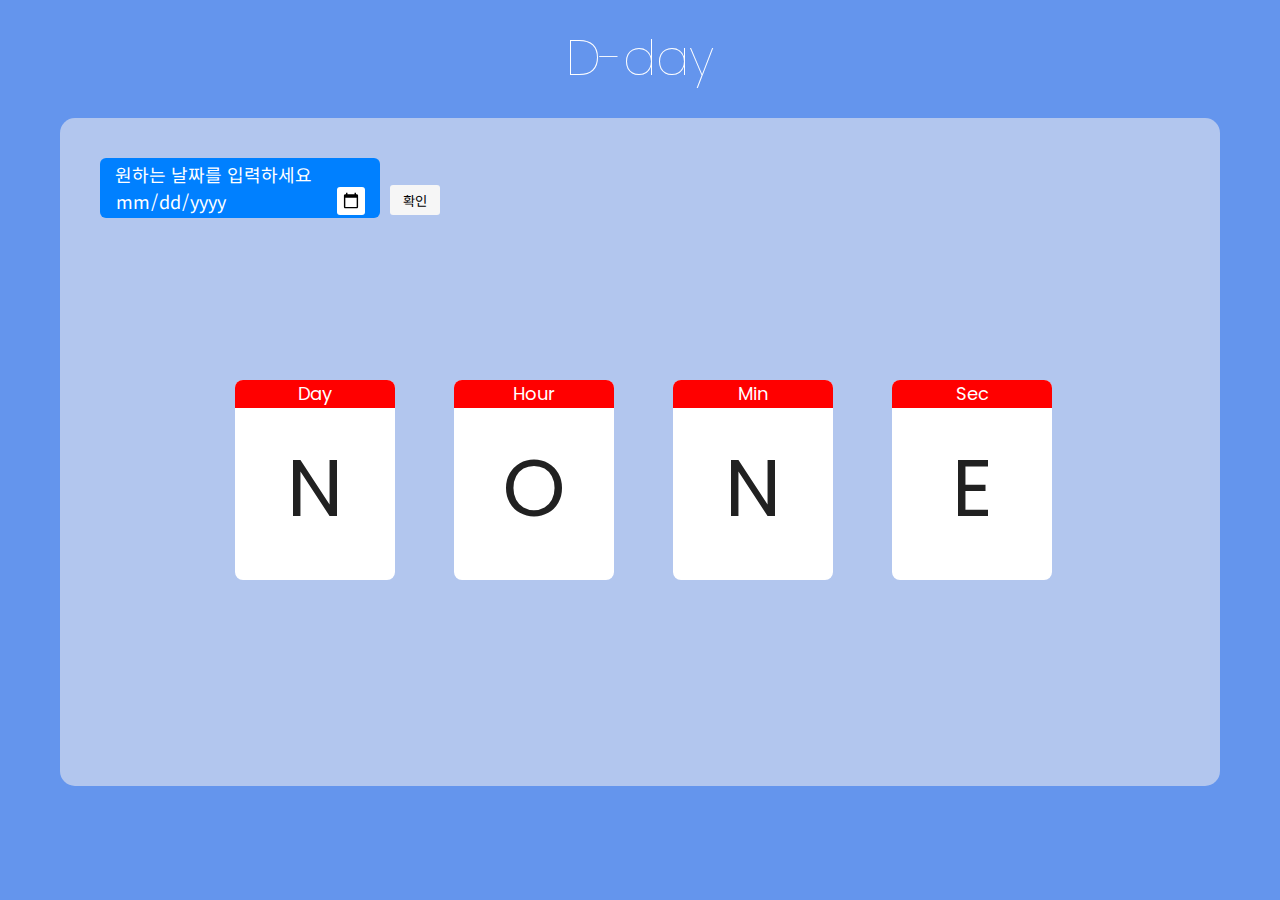
<file: Countdown/index.html>
<!DOCTYPE html>
<html lang="ko">

<head>
  <meta charset="UTF-8">
  <meta http-equiv="X-UA-Compatible" content="IE=edge">
  <meta name="viewport" content="width=device-width, initial-scale=1.0">
  <title>Document</title>
  <link rel="stylesheet" href="css.css">
  <link rel="preconnect" href="https://fonts.googleapis.com">
  <link rel="preconnect" href="https://fonts.gstatic.com" crossorigin>
  <link href="https://fonts.googleapis.com/css2?family=Noto+Sans+KR&family=Poppins:ital,wght@0,500;1,300&display=swap"
    rel="stylesheet">

</head>

<body>
  <a href="#">
    D-day
  </a>
  
  <div class="contaner">

    <!-- 날짜 입력 -->
    <div>
      <input id="Date" type="date" data-placeholder="원하는 날짜를 입력하세요" required>
      <button onclick="timer_start()">확인</button>
    </div>

    <!-- 컨텐츠 영역 -->
    <div class="calendar">
      <div class="title">Day</div>
      <div id="ddd">N</div>
    </div>

    <div class="calendar">
      <div class="title">Hour</div>
      <div id="hour">O</div>
    </div>

    <div class="calendar">
      <div class="title">Min</div>
      <div id="min">N</div>
    </div>

    <div class="calendar">
      <div class="title">Sec</div>
      <div id="sec">E</div>
    </div>
  </div>

  <script>
    // input에서 해당 날짜 이전은 선택 X 
    var now = Date.now()
    var timeOff = new Date().getTimezoneOffset() * 60000;
    var today = new Date(now - timeOff).toISOString().split("T")[0];
    document.getElementById("Date").setAttribute("min", today);

    // 끝나는 날짜 - 시작날짜 
    function countdown() {

      // 시작 날짜
      var CurrentDay = new Date()

      // 원하는 날짜 
      var DesiredDate = document.querySelector("#Date").value;
      var EndDate = new Date(DesiredDate);

      // 값 계산 
      const totalSeconds = (EndDate - CurrentDay) / 1000;   // 값이 밀리 초로 나오기 때문에 1000을 나누어 초로 변환 
      const days = Math.floor(totalSeconds / 3600 / 24);    // 24로 나눈 몫 = 남은 날짜
      const hours = Math.floor(totalSeconds / 3600) % 24;   // 24로 나눈 나머지 = 남은 시간
      const min = Math.floor(totalSeconds / 60) % 60;
      const sec = Math.floor(totalSeconds) % 60;

      // 달력에 값 표시 
      document.getElementById('ddd').innerText = days
      document.getElementById('hour').innerText = (hours - 9)
      document.getElementById('min').innerText = min
      document.getElementById('sec').innerText = sec
    }

    let interId;

    function timer_start() {
      interId = setInterval(countdown, 1000);
    }

  </script>
</body>

</html>
</file>
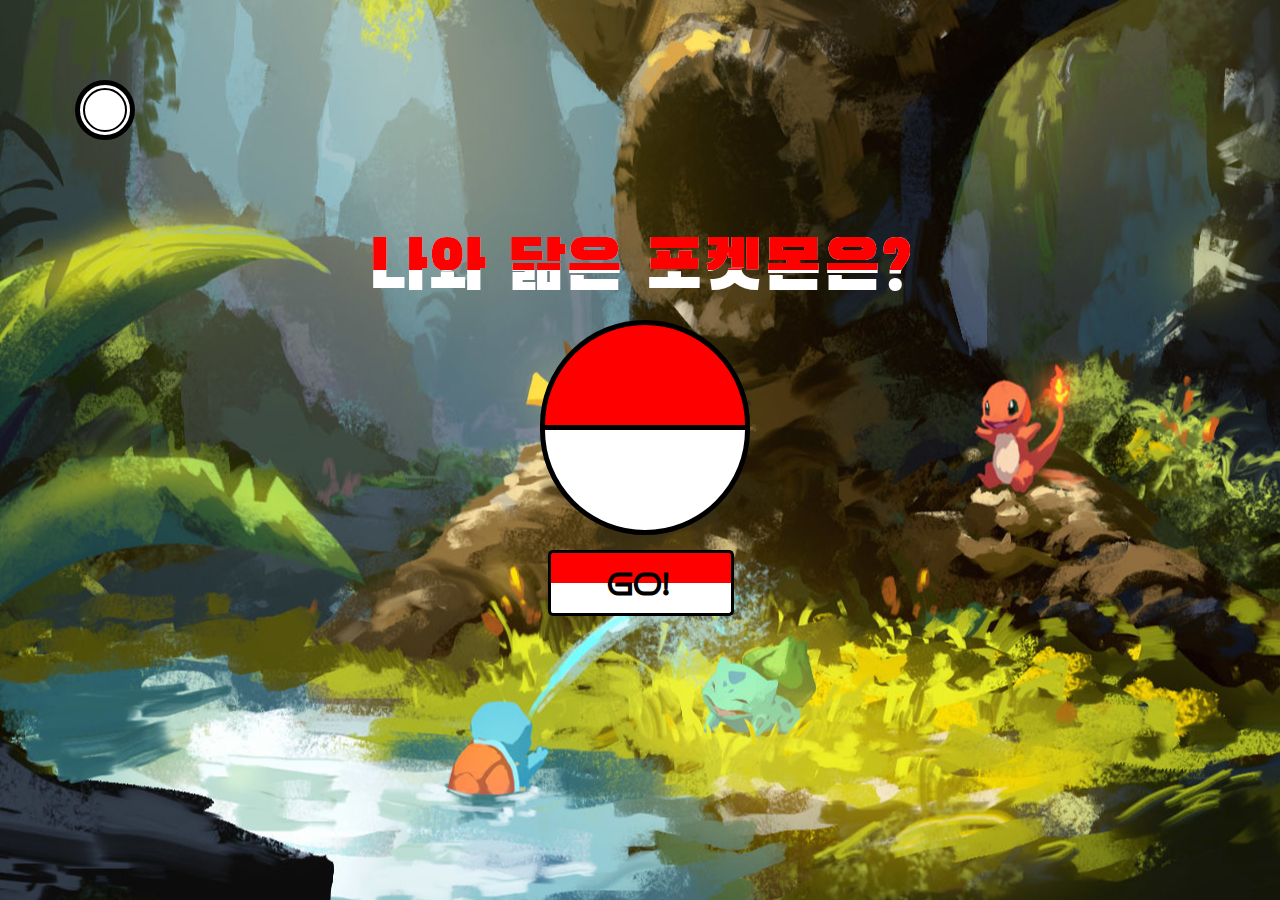
<file: Mbti test/index.html>
<!DOCTYPE html>
<html>

<head>
    <meta charset="UTF-8">
    <title>MBTI TEST</title>
    <link rel="stylesheet" href="css.css">
    <link rel="preconnect" href="https://fonts.googleapis.com">
    <link rel="preconnect" href="https://fonts.gstatic.com" crossorigin>
    <link
        href="https://fonts.googleapis.com/css2?family=Black+Han+Sans&family=Bruno+Ace&family=Unna:ital@1&display=swap"
        rel="stylesheet">
</head>

<body>
    <div id="Title" data-split="나와 닮은 포켓몬은?">나와 닮은 포켓몬은?</div>
    <div id="intro">
        <div id="monsterball">
            <div id="ue" class="soto"></div>
            <div id="shita" class="soto"></div>
            <div id="center">
                <div id="nakanaka">
                </div>
            </div>
        </div>

        <div id="button" onclick="btnClick()">
            <div id="letter">GO!</div>
            <div class="btn_top"></div>
            <div class="btn_bottom"></div>
        </div>
    </div>

    <div id="contant">
        <h2 id="question"></h2>
        <button class="option"></button>
        <button class="option"></button>

        <div id="result"></div>

    </div>

</body>
<script src="app.js">
</script>

</html>
</file>
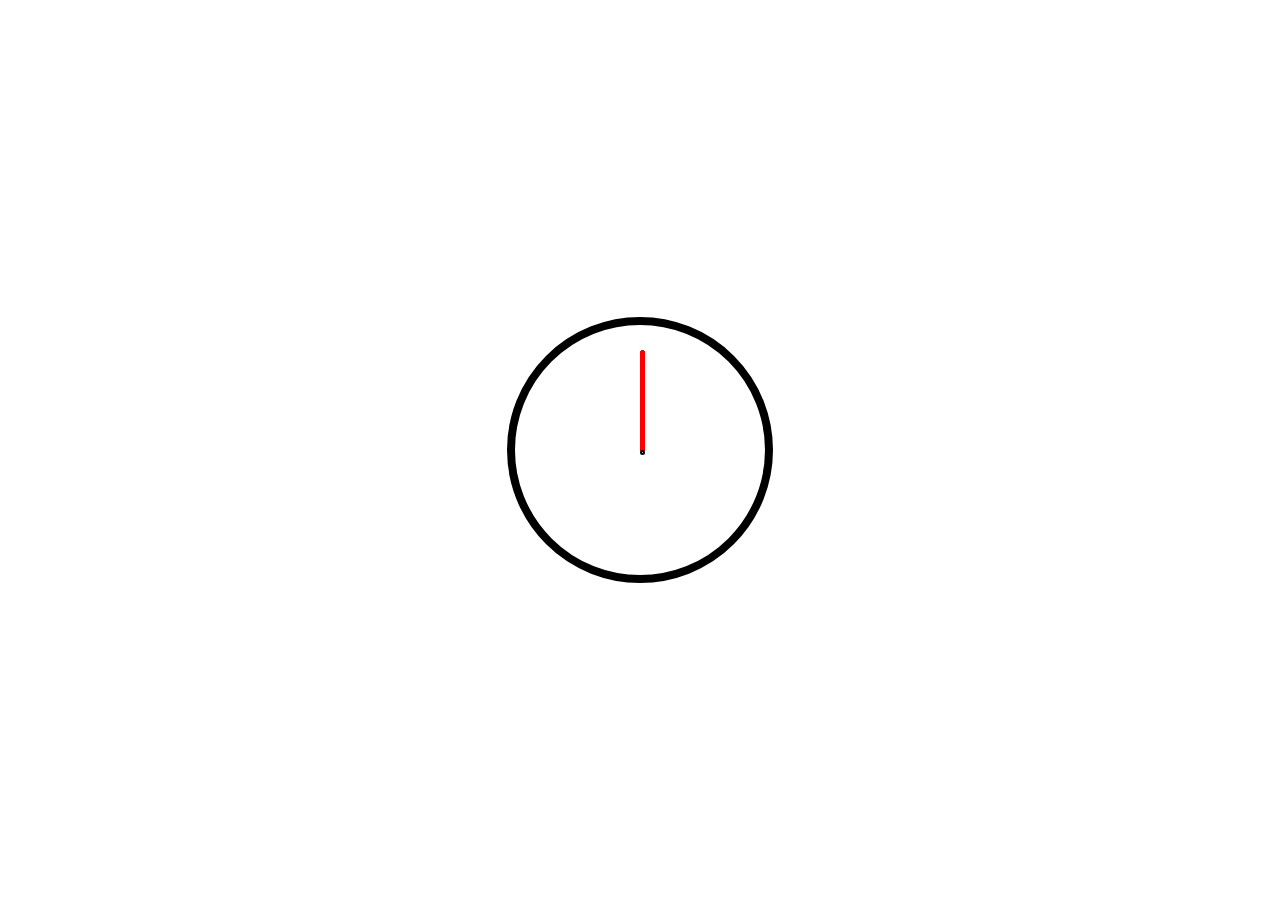
<file: Clock/main.html>
<!DOCTYPE html>
<html>
<head>
  <title>clock</title>
  <link rel="stylesheet" href="css.css">
</head>
<body>
  <div id="area">
  <div class="clock">
    <div id="center"></div>
    <div id="hour"></div>
    <div id="min"></div>
    <div id="sec">
  </div>

  <script>
    setInterval(() =>{
    // 현재 날짜 time에 할당
    const time =  new Date()

    // time에서 시간만 추출 (시, 분, 초)
    const hour = time.getHours();     //0~23
    const min = time.getMinutes();      //0~59
    const sec = time.getSeconds();      //0~59

    // 화면상의 객체 선택
    const hh = document.getElementById('hour')
    const mm = document.getElementById('min')
    const ss = document.getElementById('sec')

    // 각도 선택
    if (hour >= 12){
      const DegHour = (hour - 12) * 30 + min * (360 / 12 / 60) // 분을 고려해서 시침이 한번에 움직이지 않게 하기 위함 
      const DegMin = min * 6
      const DegSec = sec * 6
    
      hh.style.transform = `rotate(${DegHour}deg)`;
      mm.style.transform = `rotate(${DegMin}deg)`;
      ss.style.transform = `rotate(${DegSec}deg)`;
    
    }
    else{
      const DegHour = (hour - 12) * 30 + min * (360 / 12 / 60)    // 0.5를 곱해 60분기준 30도를 추가 ex) 30분이라면 15도의 각도 추가
      const DegMin = min * 6
      const DegSec = sec * 6
    
      hh.style.transform = `rotate(${DegHour}deg)`;
      mm.style.transform = `rotate(${DegMin}deg)`;
      ss.style.transform = `rotate(${DegSec}deg)`;
    }
  },1000)

  </script>
  </div>
</body>
</html>
</file>
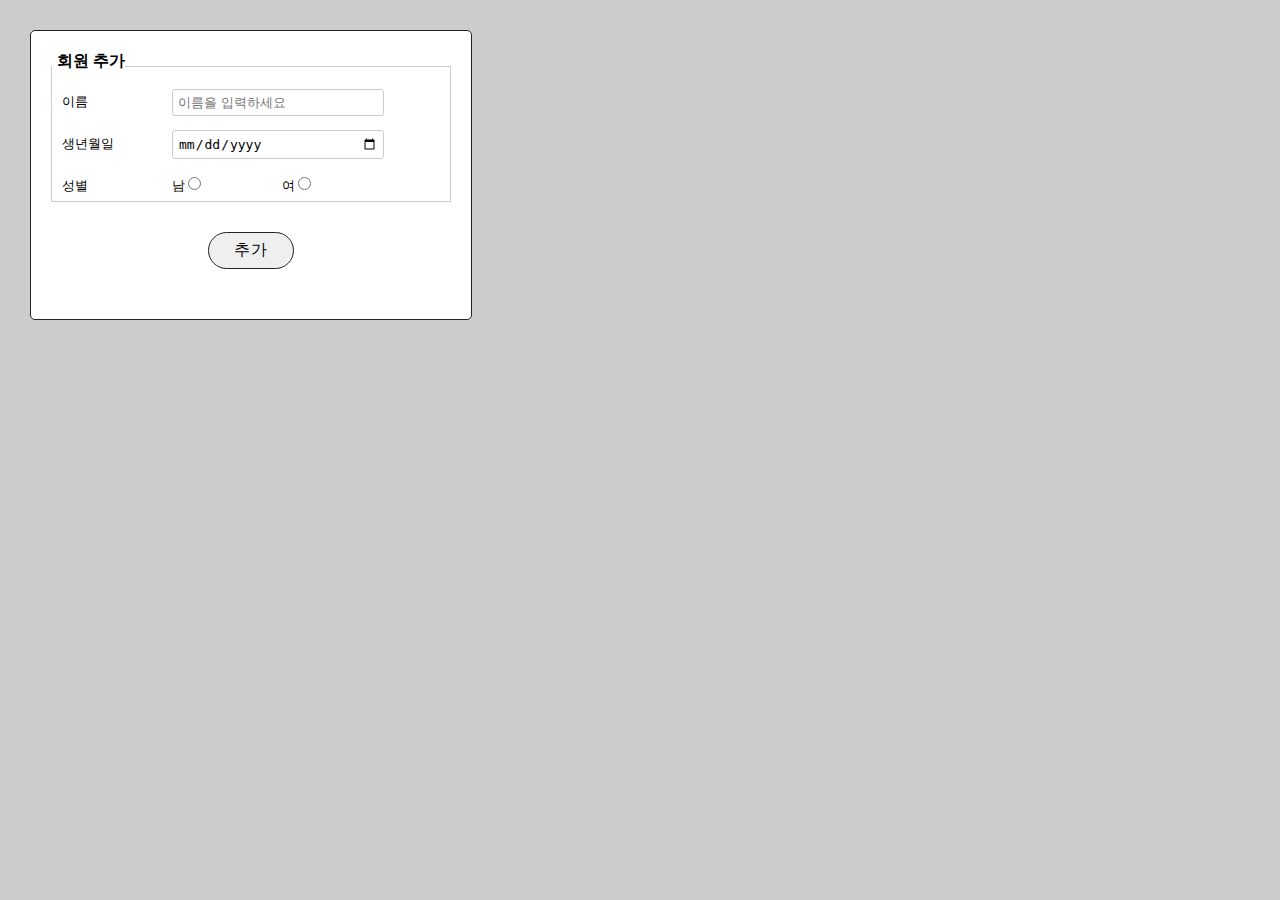
<file: Table/form.html>
<!DOCTYPE html>
<html lang="en">
<head>
  <meta charset="UTF-8">
  <meta http-equiv="X-UA-Compatible" content="IE=edge">
  <meta name="viewport" content="width=device-width, initial-scale=1.0">
  <title>form</title>
  <link rel="stylesheet" href="form_css.css">

</head>
<body>
  <form id="signup">
    <fieldset>
      <legend>회원 추가</legend>
      <ul>
        <li>
          <label for="fullname">이름</label>
          <input id="fullname" type="text" placeholder="이름을 입력하세요" required>
        </li>
        <li>
          <label for="birth">생년월일</label>
          <input id="birth" name="birth" type="date" max="2004-12-31">
        </li>
        <li>
          <label>성별</label>
          <label>남 <input id="man" name="gender" type="radio" value="남"></label>
          <label>여 <input id="woman" name="gender" type="radio" value="여"></label>
        </li>  
      </ul>
    </fieldset>
    <fieldset>
      <button onclick="plus()"> 추가 </button> 
    </fieldset>
  </form>
<script>
  function plus(){
  opener.add()
  next()
  console.log(rows)
  }

</script>
</body>
</html>
</file>
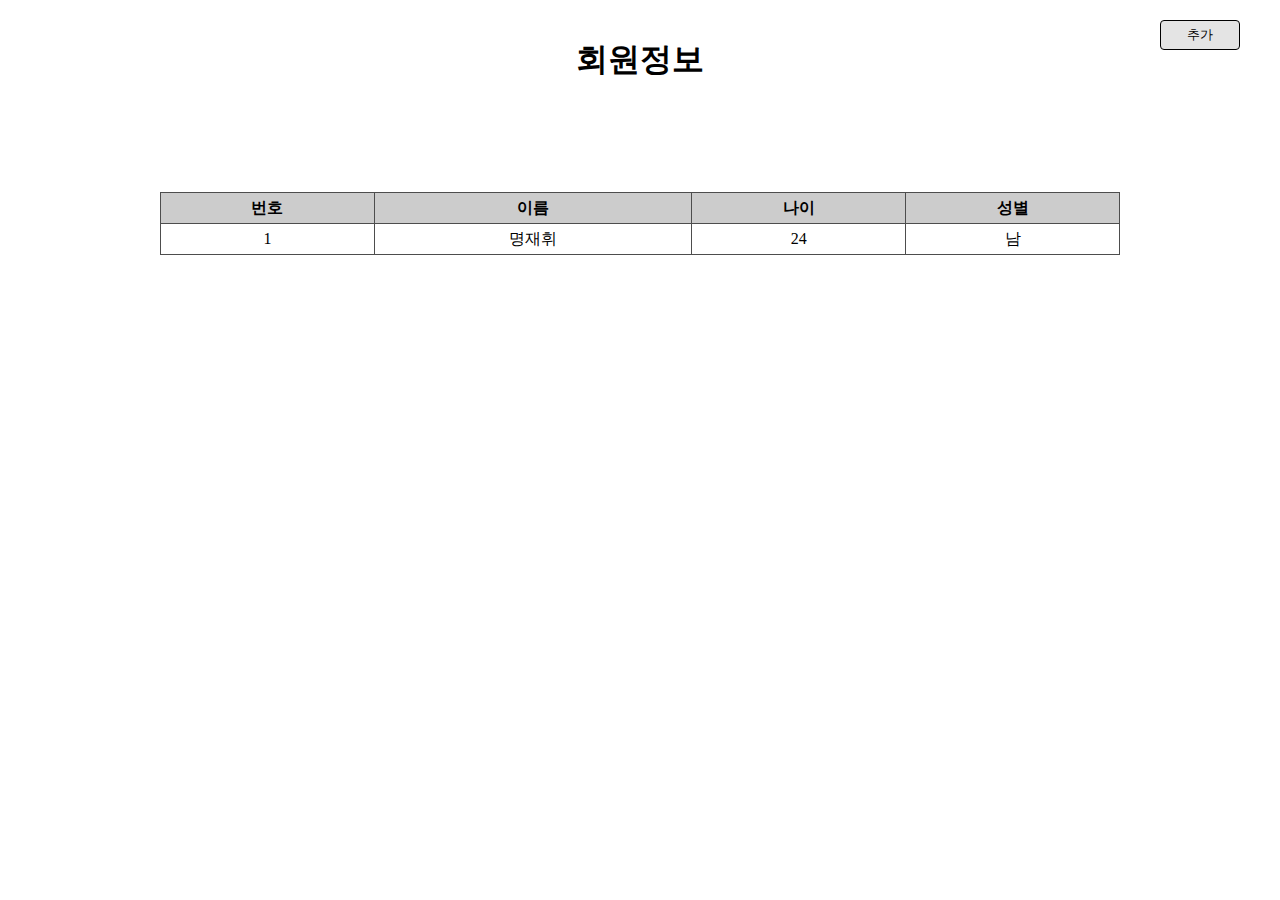
<file: Table/main_table.html>
<!DOCTYPE html>
<html lang="en">
<head>
    <meta charset="UTF-8">
    <meta http-equiv="X-UA-Compatible" content="IE=edge">
    <meta name="viewport" content="width=device-width, initial-scale=1.0">
    <title>Document</title>
    <link rel="stylesheet" href="css.css">
</head>
<body>

  <h1>
    회원정보
  </h1>
  <button onclick='openform()'>추가</button>

  <table id="graph" >
    <thead>
      <tr>
        <th>번호</th><th>이름</th><th>나이</th><th>성별</th>
      </tr>
    </thead>
    <tbody>
      <tr class="data" onclick="change()">
        <td>1</td><td>명재휘</td><td>24</td><td>남</td>
      </tr>
    </tbody>

  </table>
  
  <script>
    var no = 1;
    let openWin
    var i=1;

    
    // 자식 폼 열기
    function openform(){
      window.name = "parentForm";
      openWin = window.open("form.html", "Child", "width=400, height=300, left=350, top=150")
    }
    
    // 테이블에 내용추가 함수
    function add(){
      // 테이블 이름 정의 
      const table = document.getElementById('graph');
      const newRow = table.insertRow();

      // 테이블 각각 열 정의
      const newCell1 = newRow.insertCell(0);
      const newCell2 = newRow.insertCell(1);
      const newCell3 = newRow.insertCell(2);
      const newCell4 = newRow.insertCell(3);

      // 현재 년도 반환
      var dat = new Date()
      var Cyear = dat.getFullYear();
      var Byear = parseInt(openWin.document.getElementById("birth").value);

      // 성별 판단

      newCell1.innerText = no += 1
      newCell2.innerText = openWin.document.getElementById("fullname").value
      newCell3.innerText = Cyear - Byear + 1
      newCell4.innerText = openWin.document.querySelector('input[name="gender"]:checked').value

      var deleteBtn = document.createElement("button");
      deleteBtn.innerHTML = "Delete"

    }

    // 선택된 테이블 색 변경
    function change(){
      //var row = document.getSelection('tr')
      console.log("hi")
    }


  </script>
</body>

</html>
</file>
<file: Countdown/css.css>
*{
  margin: 0;
  padding: 0;
  border: none;
}

body{
  background-color: cornflowerblue;
  
}

a{
  display: block;
  color: white;
  font-size: 50px;
  font-weight: lighter;
  font-family: 'Poppins', sans-serif;
  line-height: 80%;
  margin-bottom: 1%;
  margin-top: 3%;
  text-align: center;
  text-decoration: none;
}

.contaner{
  width: 1080px;
  margin: 0 auto;
  margin-top: 40px;
  padding: 40px;
  background-color: #B2C6EE;
  border-radius: 15px;
}

.calendar{
  display: inline-block;
  width: 160px;
  height: 200px;
  background-color: white;
  border-radius: 8px;
  margin-left: 135px;
  margin-right: -80px;
  margin-top: 15%;
  margin-bottom: 15%;
  overflow: hidden;
  text-align: center;
  font-size: 80px;
  font-family: 'Poppins', sans-serif;
  color: #212121;
}

.title{
  background-color: red;
  width: 100%;
  height: 14%;
  margin-bottom: 20px;
  text-align: center;
  font-size: 18px;
  font-family: 'Poppins', sans-serif;
  color: white;
}

.contaner > h1{
  margin: 0 auto;  
  font-size: 30px;
}

input[type="date"]{
  position: relative;
  background-color: #0080ff;
  width: 250px;
  height: 30px;
  padding: 15px;
  color: white;
  font-family: 'Noto Sans KR', sans-serif;
  font-size: 18px;
  border: none;
  outline: none;
  border-radius: 6px;
}

::-webkit-calendar-picker-indicator{
  background-color: white;
  padding: 5px;
  cursor: pointer;
  border-radius: 3px;
}

input[type="date"]::before{
  content: attr(data-placeholder);
  width: 100%;
}

input[type="date"]:valid::before{
  display: none;
}

button{
  position: absolute;
  background-color: #F6F6F6;
  width: 50px;
  height: 30px;
  border-radius: 3px;
  font-family: 'Noto Sans KR', sans-serif;
  margin-top: 27px;
  margin-left: 10px;
}

button:hover{
  cursor: pointer;
}

button:active{
  background-color: #c4c4c4;
}
</file>
<file: Mbti test/css.css>
* { margin: 0px; padding: 0px;}


body{
  display: flex;
  flex-direction: column;
  justify-content: center;
  align-items: center;
  height: 100vh;
  font-family: 'Black Han Sans', sans-serif;
  background-color: black;
  background-image: url('image/background.jpg');
  background-position: center center;
  background-repeat: no-repeat;
}

#Title{
  font-size: 40px;
  position: absolute;
  top: 30%;
  left: 50%;
  transform: translate(-50%, -50%);
  margin: 0;
  color: white;
  font-size: 70px;
  white-space: nowrap;
  z-index: 2;
}

#Title::before{
  position: absolute;
  top: 0;
  left: 0;
  content: attr(data-split);
  height: 50%;
  color: red;
  overflow: hidden;
}

@keyframes yureru {
  0% { transform: translate(0px, 0px) rotateZ(0deg); }
  10% { transform: translate(-20px, 0px) rotateZ(-10deg); }
  20% { transform: translate(0px, 0px) rotateZ(0deg); }
  30% { transform: translate(20px, 0px) rotateZ(10deg); }
  40% { transform: translate(0px, 0px) rotateZ(0deg); }
}


#monsterball {
  margin: 30px auto;
  animation: yureru 1s ease infinite;
  width: 200px;
  height: 200px;
}

.soto {
  width: 200px;
  height: 100px;
  border: 5px solid black;
}

#center {
  border: 5px solid black;
  width: 50px;
  height: 50px;
  border-radius: 50px;
  background-color: white;
  position: absolute;
  top: 80px;
  left: 75px;
  cursor: pointer;
}

#nakanaka:hover{
  transition: .5s;
  box-shadow: 2px 2px 2px
}

#nakanaka{
  border: 2px solid black;
  width: 40px;
  height: 40px;
  border-radius: 50px;
  position: absolute;
  top: 3.25px;
  left: 3.25px;
}

#ue {
  background-color: red;
  border-radius: 200px 200px 0px 0px;
}

#shita {
  background-color: white;
  border-radius: 0px 0px 200px 200px;
  position: relative;
  top: -5px;
}

#question{
  margin-top: min(50vw,350px);
}


#button{
  margin-top: 20px;
  margin-left: 8px;
  width: 180px;
  height: 60px;
  font-size: large;
  font-weight: bold;
  text-align: center;
  line-height: 60px;
  cursor: pointer;
  
}

.btn_top{
  background-color: red;
  width: 100%;
  height: 30px;
  border: black 3px solid;
  border-bottom: 0px;
  border-radius: 5px 5px 0px 0px;
}

.btn_bottom{
  background-color: white;
  width: 100%;
  height: 30px;
  border : black 3px solid;
  border-top: 0px;
  border-radius: 0px 0px 5px 5px;
}

#letter{
  position: absolute;
  margin-top: 5px;
  z-index: 2;
  display: block;
  width: 180px;
  height: 60px;
  font-weight: bold;
  font-size: 30px;
  font-family: 'Bruno Ace';
}

#contant{
  position: absolute;
  width: 70%;
  height: 700px;
  /* padding-top: 300px; */
  visibility: hidden;
  /* margin-top: min(-400px, 40%); */
  font-family: 'Gill Sans', 'Gill Sans MT', Calibri, 'Trebuchet MS', sans-serif;
  text-align: center;
  color: white;
  border-radius: 25px;
  /* background-color: red; */
}

.option{
  display: inline-block;
  margin: 15px;
  margin-top: 40px;
  width: 300px;
  height: 150px;
  color: white;
  cursor: pointer;
  font-size: large;
  font-weight: bold;
  text-align: center;
  line-height: 60px;
  /* From https://css.glass */
background: rgba(255, 255, 255, 0.2);
border-radius: 16px;
box-shadow: 0 4px 30px rgba(0, 0, 0, 0.1);
backdrop-filter: blur(5px);
-webkit-backdrop-filter: blur(5px);
border: 1px solid rgba(255, 255, 255, 0.3);
}

.option_top{
  background-color: red;
  width: 100%;
  height: 30px;
  border: black 3px solid;
  border-bottom: 0px;
  border-radius: 5px 5px 0px 0px;
  z-index: 2;
}

.option:hover{
  box-shadow: 8px 8px 8px #3636367d
}

#result{
  font-size: 60px;
}
</file>
<file: Clock/css.css>
body {
  margin: 0;
  display: flex;
  justify-content: center;
  align-items: center;
  min-height: 100vh;
}

.clock {
  position: relative;
  height: 250px;
  width: 250px;
  border-radius: 50%;
  border: 8px solid;
}

#center{
  position: absolute;
  left: 125px;
  top: 125px;
  width: 1px;
  height: 1px;
  border: solid 2px;
  border-radius: 50%;
  z-index: 2;
}

#hour {
  position: absolute;
  top: 45px;
  left: 125px;
  width: 3px;
  height: 80px;
  border: 1px solid;
  border-radius: 3px;
  background-color: black;
  transform-origin: bottom;
}


#min {
  position: absolute;
  top: 25px;
  left: 125px;
  width: 3px;
  height: 100px;
  border: 1px solid;
  border-radius: 3px;
  background-color: black;
  transform-origin: bottom;
}

#sec {
  position: absolute;
  top: 25px;
  left: 125px;
  width: 3px;
  height: 100px;
  border: 1px solid red;
  border-radius: 3px;
  background-color: red;
  transform-origin: bottom;
}
</file>
<file: Table/form_css.css>
*{
  margin: 0;
  padding: 0;
}

body{
  background-color: #ccc;
  padding: 30px;
}

#signup {
	background:#fff;
	border:1px solid #222;
	border-radius: 5px;
	padding: 20px;
	width: 400px;	
}
		
#signup fieldset {
	border: 1px solid #ccc;
	margin-bottom: 30px;
}

#signup fieldset:last-of-type {
	border:none;
}

#signup legend {
	font-size: 16px;
	font-weight: bold;
	padding-left:5px;
	padding-bottom: 10px;	
}

#signup ul li {
	line-height: 30px;
	list-style: none;
	padding: 5px 10px;
	margin-bottom: 2px;
}
			
#signup label {
	float: left;
	font-size: 13px;
	width: 110px;
}

#signup button {	
	border: 1px solid #222;
	border-radius: 20px;
	display: block;
	font-size: 16px;
	letter-spacing: 1px;
	margin: auto;
	padding: 7px 25px;
}

#signup input[type=text], #signup input[type=date] {
	border: 1px solid #ccc;  /* 텍스트 필드 테두리 지정 */
	border-radius: 3px;  /* 텍스트 필드 모서리를 둥글게 지정 */
	font-size: 13px;  /* 텍스트 필드 안의 글자 크기 지정 */
	padding: 5px;  /* 텍스트 필드와 내용 사이의 패딩 지정 */
	width: 200px;  /* 텍스트 필드 너비 지정 */
}

#signup button:hover {  /* #singup 하위에 있는 버튼에 마우스 올렸을 때 스타일 */
  background-color:#222;
  color:#fff;
}
</file>
<file: Table/css.css>
*{
    margin: 0;
    padding: 0;
    border: none;
}

body{
    position: relative;; 
}

button{
    position: absolute;
    width: 80px;
    height: 30px;
    margin: 20px;
    right : 20px;
    border-radius: 4px;
    border: solid black 1px;
    background-color: #e4e4e4;
}

button:hover{
    background-color: #ccc;
}

table{
    position: absolute;
    width: 75%;
    height: auto;
    left: 50%;
    margin-top:15%;
    transform: translateX(-50%);
    border: 1px solid;
    border-collapse: collapse;
}

thead{
    background-color: #ccc;
    height: 30px;
    padding: 10px;
}

th,td{
    border-bottom: 1px solid;
    text-align: center;
    border: 1px solid #4d4d4d;
    height: 30px;
}

tbody > tr:hover{
    background-color: #f4f4f4;
}

h1{
    position: absolute;
    margin-top: 3%;
    left: 50%;
    transform: translateX(-50%);
}

.highlighted{
    background-color: #ccc;
}
</file>
